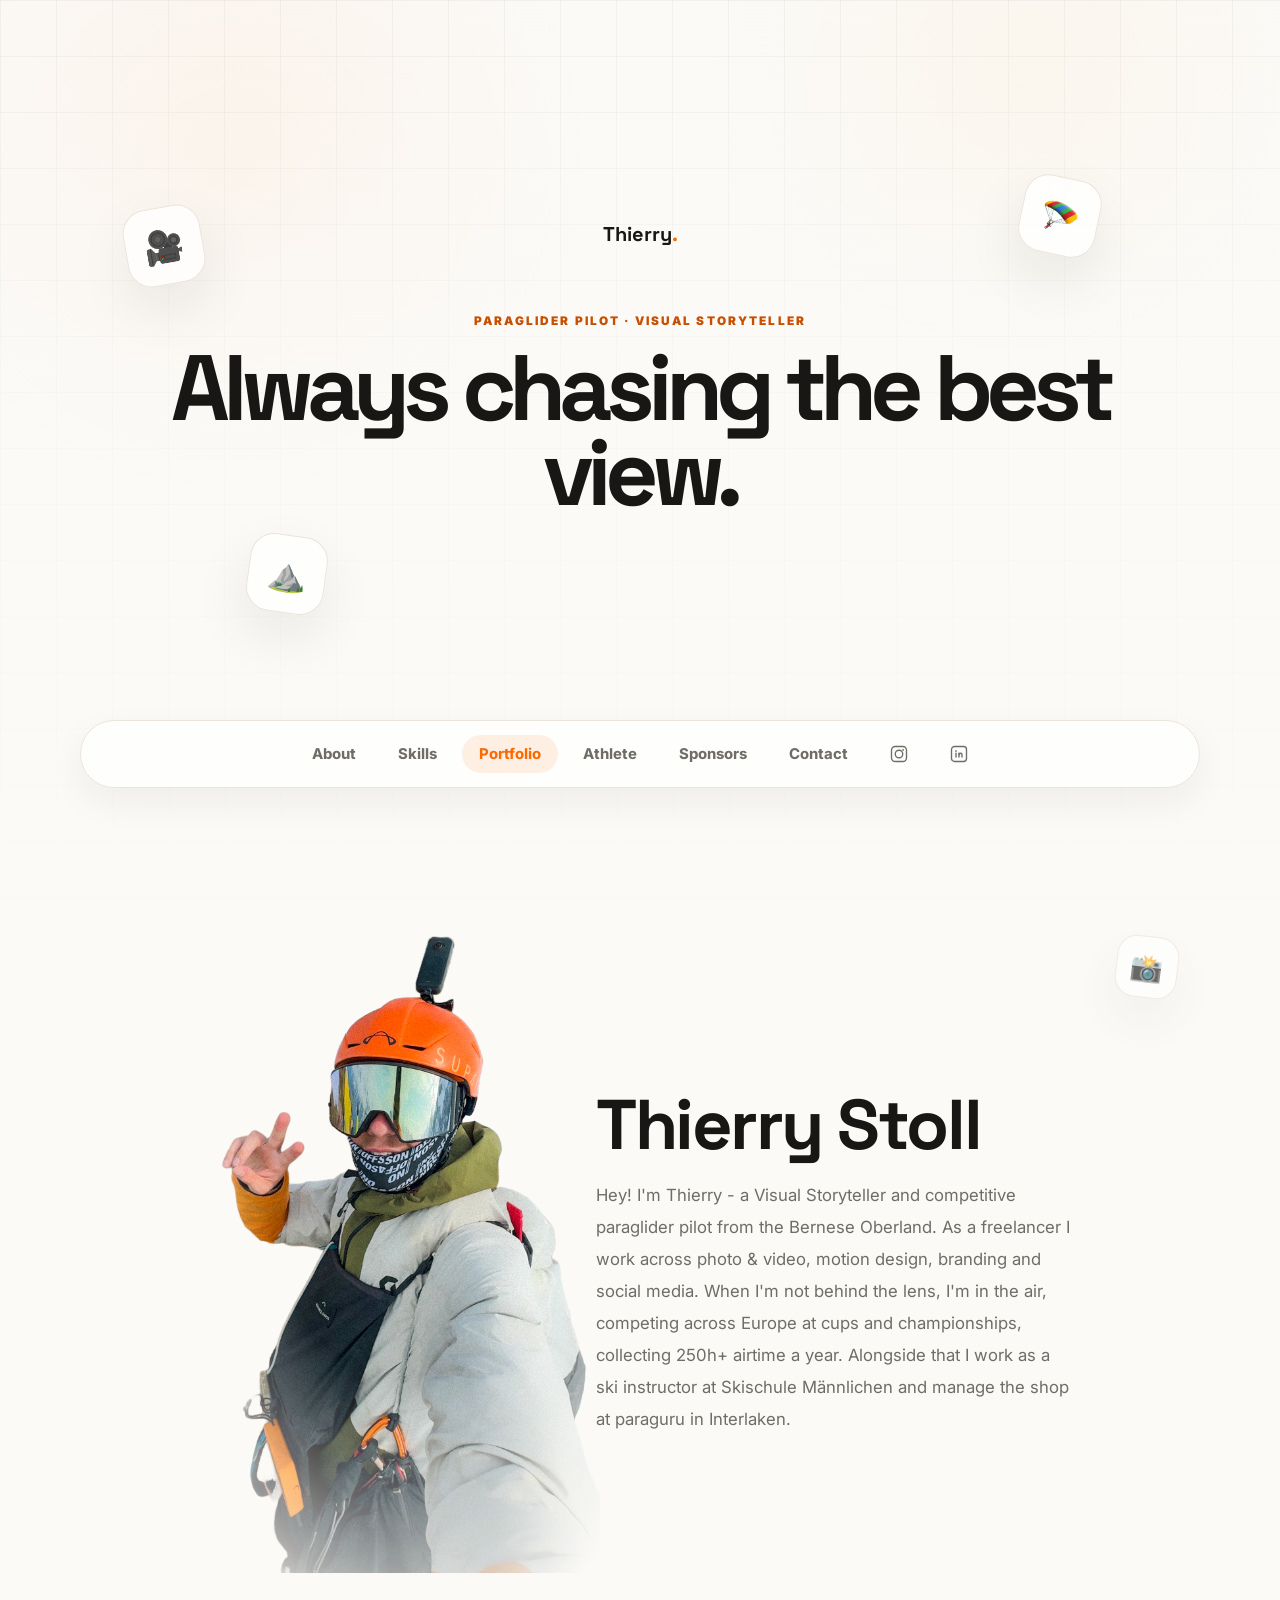
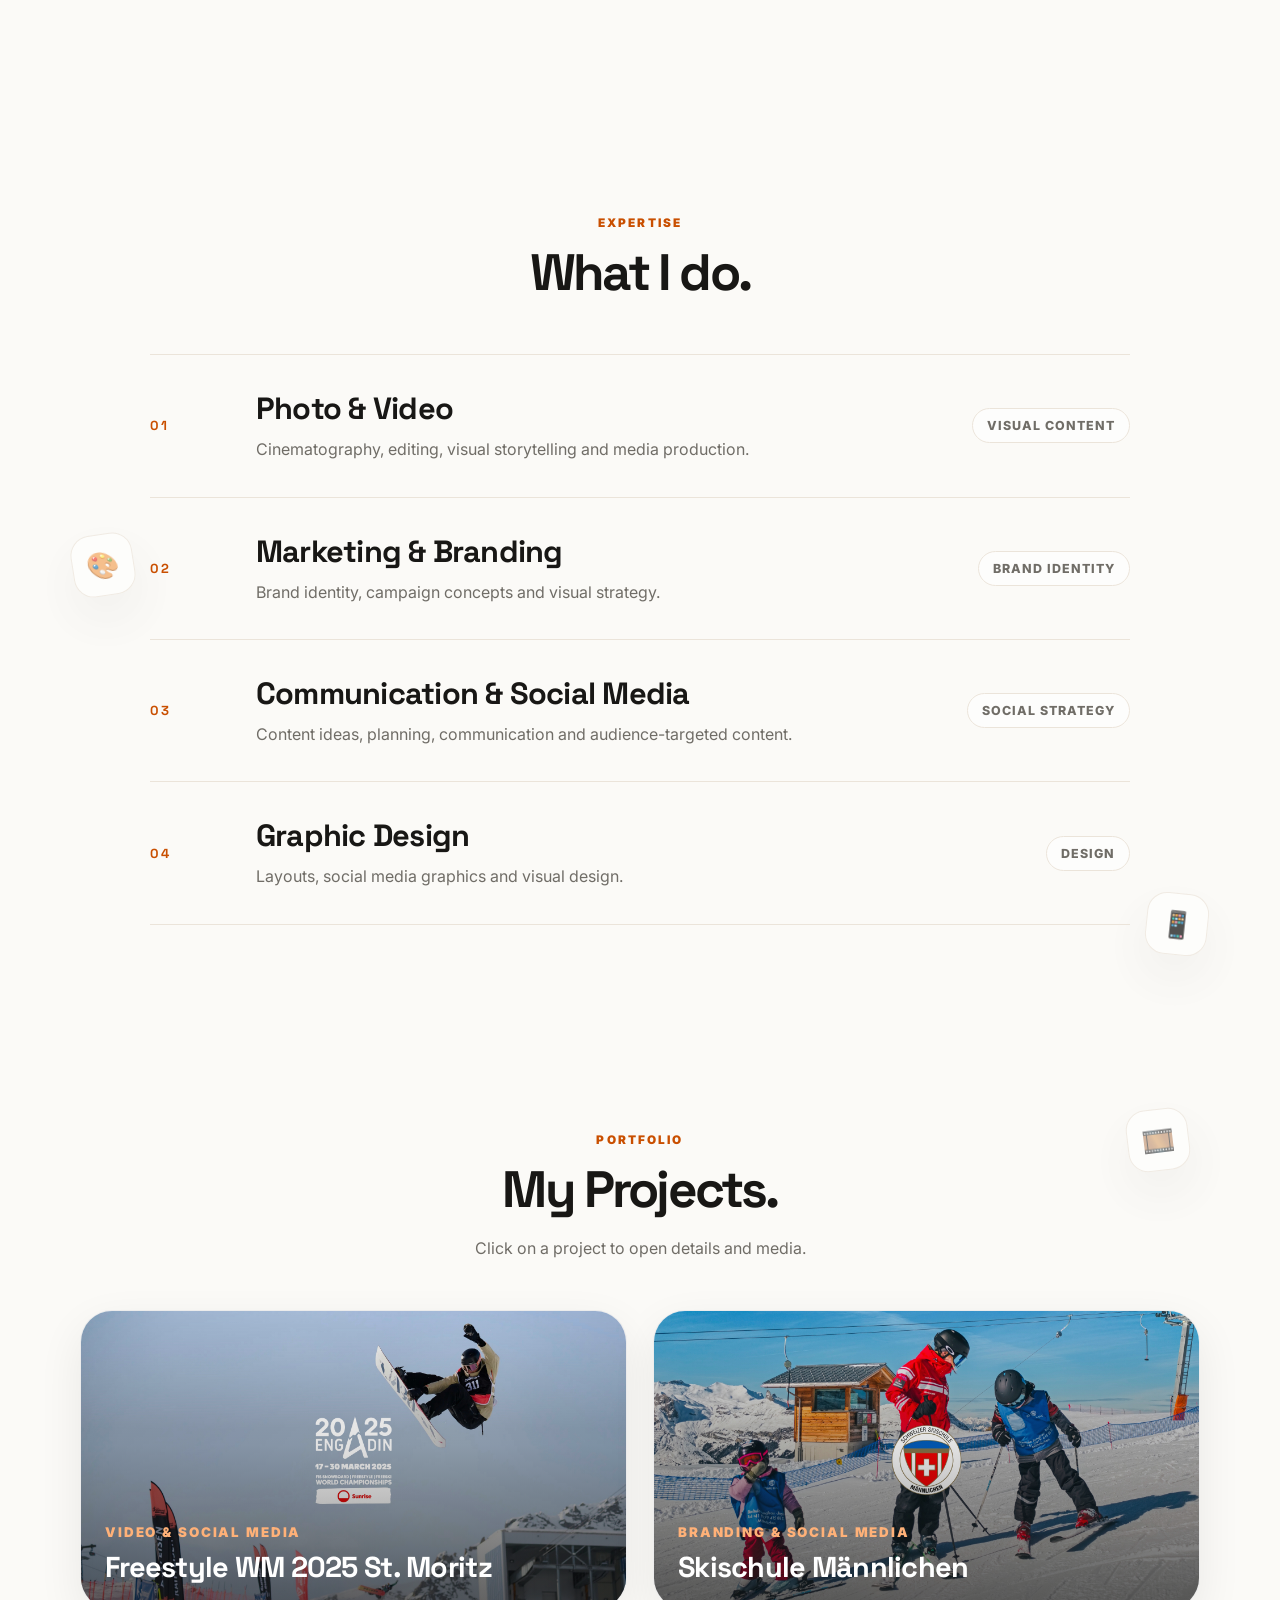
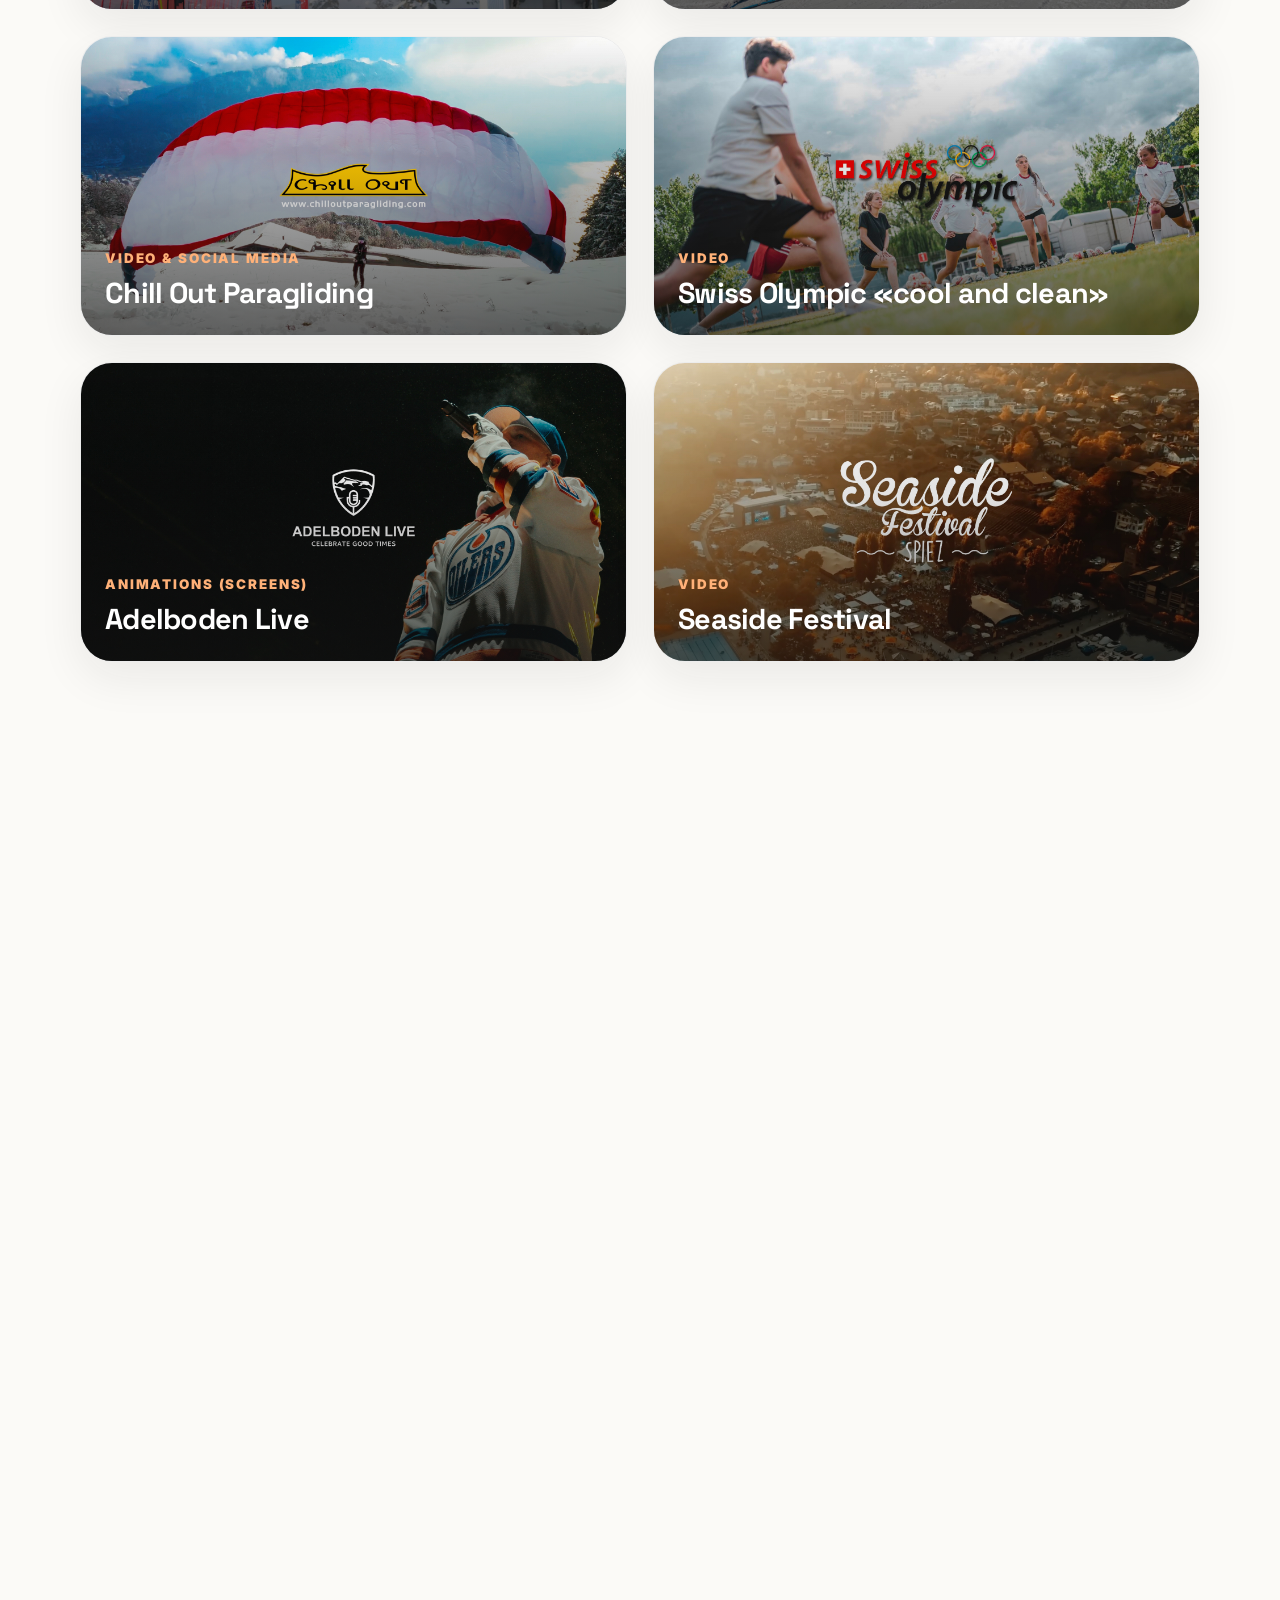
<file: index.html>
<!DOCTYPE html>
<html lang="en">
<head>
  <meta charset="UTF-8" />
  <meta name="viewport" content="width=device-width, initial-scale=1.0" />
  <title>Thierry Stoll – Visual Storyteller & Paraglider Pilot</title>
  <meta name="description" content="Thierry Stoll – Visual Storyteller and competitive paraglider pilot from the Bernese Oberland. Freelance photo & video, motion design, branding and social media. World Champion paragliding 2026.">
  <meta name="author" content="Thierry Stoll">
  <meta name="robots" content="index, follow">

  <!-- Open Graph -->
  <meta property="og:type" content="website">
  <meta property="og:url" content="https://thierrystoll.com">
  <meta property="og:title" content="Thierry Stoll – Visual Storyteller & Paraglider Pilot">
  <meta property="og:description" content="Freelance Visual Storyteller and competitive paraglider pilot from the Bernese Oberland. Photo & video, motion design, branding and social media.">
  <meta property="og:image" content="https://thierrystoll.com/assets/PORTRAIT_THIERRY.png">

  <!-- Twitter Card -->
  <meta name="twitter:card" content="summary_large_image">
  <meta name="twitter:title" content="Thierry Stoll – Visual Storyteller & Paraglider Pilot">
  <meta name="twitter:description" content="Freelance Visual Storyteller and competitive paraglider pilot from the Bernese Oberland.">
  <meta name="twitter:image" content="https://thierrystoll.com/assets/PORTRAIT_THIERRY.png">

  <link rel="canonical" href="https://thierrystoll.com">

  <link rel="icon" type="image/svg+xml" href="assets/favicon.svg">
  <link rel="preconnect" href="https://fonts.googleapis.com">
  <link rel="preconnect" href="https://fonts.gstatic.com" crossorigin>
  <link href="https://fonts.googleapis.com/css2?family=Inter:wght@400;500;700;800&family=Space+Grotesk:wght@500;700&display=swap" rel="stylesheet">
  <link rel="stylesheet" href="style.css" />
</head>
<body>
  <div id="preloader" aria-hidden="true">
    <span class="preloader-logo">T<span>.</span></span>
  </div>

  <button id="scrollTopBtn" aria-label="Back to top" title="Back to top">↑</button>

  <div class="motion-bg" aria-hidden="true"></div>

  <main>
    <section id="hero" class="hero section">
      <div class="hero-stickers" aria-hidden="true">
        <span class="sticker sticker-camera">🎥</span>
        <span class="sticker sticker-spark">🪂</span>
        <span class="sticker sticker-palette">⛰️</span>
        
      </div>

      <a class="logo hero-logo reveal" href="#hero">Thierry<span>.</span></a>

      <div class="hero-content reveal delay-1">
        <p class="eyebrow">Paraglider Pilot · Visual Storyteller</p>
        <h1>Always chasing the best view.</h1>
      </div>
    </section>

    <nav class="page-nav reveal" aria-label="Page navigation">
      <a href="#about">About</a>
      <a href="#skills">Skills</a>
      <a href="#portfolio">Portfolio</a>
      <a href="#fliegen">Athlete</a>
      <a href="#sponsors">Sponsors</a>
      <a href="#contact">Contact</a>
      <a href="https://www.instagram.com/thierry_st0ll/" target="_blank" rel="noopener" aria-label="Instagram" class="nav-icon-link">
        <svg viewBox="0 0 24 24" fill="none" stroke="currentColor" stroke-width="1.8" stroke-linecap="round" stroke-linejoin="round" width="18" height="18" aria-hidden="true">
          <rect x="2" y="2" width="20" height="20" rx="5"/>
          <circle cx="12" cy="12" r="5"/>
          <circle cx="17.5" cy="6.5" r="1.2" fill="currentColor" stroke="none"/>
        </svg>
      </a>
      <a href="https://www.linkedin.com/in/thierry-stoll/" target="_blank" rel="noopener" aria-label="LinkedIn" class="nav-icon-link">
        <svg viewBox="0 0 24 24" fill="none" stroke="currentColor" stroke-width="1.8" stroke-linecap="round" stroke-linejoin="round" width="18" height="18" aria-hidden="true">
          <rect x="2" y="2" width="20" height="20" rx="4"/>
          <line x1="8" y1="11" x2="8" y2="16"/>
          <line x1="8" y1="7.5" x2="8" y2="8.5"/>
          <line x1="12" y1="16" x2="12" y2="11"/>
          <path d="M12 13a2 2 0 0 1 4 0v3"/>
        </svg>
      </a>
    </nav>


    
<section id="about" class="section about reveal">
<div class="about-layout">
<div class="about-image">
<img src="assets/PORTRAIT_THIERRY.png" alt="Portrait Thierry Stoll">
</div>

<div class="about-content">
  <h2 class="about-name">Thierry Stoll</h2>
  <span class="sticker sticker-sm s-about-cam" aria-hidden="true">📸</span>
  <p class="about-text">
    Hey! I'm Thierry - a Visual Storyteller and competitive paraglider pilot from the Bernese Oberland. As a freelancer I work across photo &amp; video, motion design, branding and social media. When I'm not behind the lens, I'm in the air, competing across Europe at cups and championships, collecting 250h+ airtime a year. Alongside that I work as a ski instructor at Skischule Männlichen and manage the shop at paraguru in Interlaken.
  </p>
</div>
</div>
</section>

    <section id="skills" class="section reveal">
      <div class="section-stickers" aria-hidden="true">
        <span class="sticker sticker-sm s-skills-l">🎨</span>
        <span class="sticker sticker-sm s-skills-r">📱</span>
      </div>
      <div class="section-title skills-title">
        <p class="eyebrow">Expertise</p>
        <h2>What I do.</h2>
      </div>

      <div class="skills-list">
        <article class="skill-row">
          <div class="skill-number">01</div>
          <div class="skill-main">
            <h3>Photo & Video</h3>
            <p>Cinematography, editing, visual storytelling and media production.</p>
          </div>
          <div class="skill-tag">Visual Content</div>
        </article>

        <article class="skill-row">
          <div class="skill-number">02</div>
          <div class="skill-main">
            <h3>Marketing & Branding</h3>
            <p>Brand identity, campaign concepts and visual strategy.</p>
          </div>
          <div class="skill-tag">Brand Identity</div>
        </article>

        <article class="skill-row">
          <div class="skill-number">03</div>
          <div class="skill-main">
            <h3>Communication & Social Media</h3>
            <p>Content ideas, planning, communication and audience-targeted content.</p>
          </div>
          <div class="skill-tag">Social Strategy</div>
        </article>

        <article class="skill-row">
          <div class="skill-number">04</div>
          <div class="skill-main">
            <h3>Graphic Design</h3>
            <p>Layouts, social media graphics and visual design.</p>
          </div>
          <div class="skill-tag">Design</div>
        </article>
      </div>

    </section>


    <section id="portfolio" class="section reveal">
      <div class="section-stickers" aria-hidden="true">
        <span class="sticker sticker-sm s-portfolio">🎞️</span>
      </div>
      <div class="section-title portfolio-header">
        <div>
          <p class="eyebrow">Portfolio</p>
          <h2>My Projects.</h2>
        </div>
        <p class="section-note">Click on a project to open details and media.</p>
      </div>

      <div class="portfolio-grid" id="portfolioGrid"></div>
    </section>

    <section id="fliegen" class="section reveal">
      <div class="section-stickers" aria-hidden="true">
        <span class="sticker sticker-sm s-fliegen">🪂</span>
      </div>
      <div class="section-title">
        <p class="eyebrow">Athlete</p>
        <h2>Competition Paragliding.</h2>
      </div>

      <div class="results-container">
        <div class="results-year-block">
          <p class="results-year-num">2026</p>
          <div class="results-list">
            <div class="result-row result-wc">
              <span class="result-rank result-rank--gold">1.</span>
              <div class="result-main">
                <strong>Nations Junior World Championship</strong>
                <span>Krushevo · Juniors</span>
              </div>
              <span class="result-tag result-tag--gold">🏆 World Champion</span>
            </div>
            <div class="result-row">
              <span class="result-rank result-rank--gold">1.</span>
              <div class="result-main">
                <strong>Swiss Cup Flex Final 2026</strong>
                <span>1. Juniors &amp; 5. Overall</span>
              </div>
              <span class="result-tag result-tag--gold">🥇 Win</span>
            </div>
            <div class="result-row">
              <span class="result-rank result-rank--gold">1.</span>
              <div class="result-main">
                <strong>Swiss Cup Flex 3 2026</strong>
                <span>1. Junior/Sportsclass &amp; 4. Overall</span>
              </div>
              <span class="result-tag result-tag--gold">🥇 Win</span>
            </div>
            <div class="result-row">
              <span class="result-rank result-rank--silver">2.</span>
              <div class="result-main">
                <strong>Disentis Open 2026</strong>
                <span>2. Juniors</span>
              </div>
              <span class="result-tag">🥈 Podium</span>
            </div>
            <div class="result-row">
              <span class="result-rank result-rank--silver">2.</span>
              <div class="result-main">
                <strong>Swiss Cup Ticino 2026</strong>
                <span>2. Juniors</span>
              </div>
              <span class="result-tag">🥈 Podium</span>
            </div>
            <div class="result-row">
              <span class="result-rank result-rank--bronze">3.</span>
              <div class="result-main">
                <strong>Swiss Championship 2026</strong>
                <span>3. Juniors</span>
              </div>
              <span class="result-tag">🥉 Podium</span>
            </div>
          </div>
        </div>

        <div class="results-year-block">
          <p class="results-year-num">2025</p>
          <div class="results-list">
            <div class="result-row">
              <span class="result-rank result-rank--gold">1.</span>
              <div class="result-main">
                <strong>Swiss Cup Disentis 2025</strong>
                <span>1. Juniors &amp; 13. Overall</span>
              </div>
              <span class="result-tag result-tag--gold">🥇 Win</span>
            </div>
            <div class="result-row">
              <span class="result-rank">7.</span>
              <div class="result-main">
                <strong>Swiss Open 2025</strong>
                <span>7. Sportclass</span>
              </div>
            </div>
          </div>
        </div>
      </div>

    </section>

    <section id="sponsors" class="section sponsors-section reveal">
      <div class="section-title">
        <p class="eyebrow">Sponsors</p>
        <h2>My Sponsors.</h2>
      </div>
      <div class="sponsors-slider-wrap">
        <div class="sponsors-track">
          <a href="https://www.advance.ch" class="sponsor-link" target="_blank" rel="noopener" aria-label="ADVANCE Paragliders">
            <img src="assets/SPONSOREN/ADVANCE.svg" alt="ADVANCE Paragliders">
          </a>
          <a href="https://chilloutparagliding.com/" class="sponsor-link" target="_blank" rel="noopener" aria-label="Chill Out Paragliding">
            <img src="assets/SPONSOREN/chillout-logo-positive.png" alt="Chill Out Paragliding">
          </a>
          <a href="https://www.paraguru.ch" class="sponsor-link" target="_blank" rel="noopener" aria-label="paraguru">
            <img src="assets/SPONSOREN/Logo_paraguru_full.svg" alt="paraguru">
          </a>
          <a href="https://www.lowa.com" class="sponsor-link" target="_blank" rel="noopener" aria-label="LOWA Outdoors">
            <img src="assets/SPONSOREN/Lowa.svg" alt="LOWA Outdoors">
          </a>
          <a href="https://www.scott-sports.com" class="sponsor-link" target="_blank" rel="noopener" aria-label="Scott Sports">
            <img src="assets/SPONSOREN/Scott.svg" alt="Scott Sports">
          </a>
          <a href="https://nooffseason.club/" class="sponsor-link" target="_blank" rel="noopener" aria-label="NO OFFSEASON">
            <img src="assets/SPONSOREN/nooffseason.svg" alt="NO OFFSEASON">
          </a>
          <a href="https://www.swissleague.ch/" class="sponsor-link" target="_blank" rel="noopener" aria-label="Swiss League">
            <img src="assets/SPONSOREN/Swissleague Logo.png" alt="Swiss League">
          </a>
          <!-- duplicate set for seamless loop -->
          <a href="https://www.advance.ch" class="sponsor-link" target="_blank" rel="noopener" aria-hidden="true" tabindex="-1">
            <img src="assets/SPONSOREN/ADVANCE.svg" alt="">
          </a>
          <a href="https://chilloutparagliding.com/" class="sponsor-link" target="_blank" rel="noopener" aria-hidden="true" tabindex="-1">
            <img src="assets/SPONSOREN/chillout-logo-positive.png" alt="">
          </a>
          <a href="https://www.paraguru.ch" class="sponsor-link" target="_blank" rel="noopener" aria-hidden="true" tabindex="-1">
            <img src="assets/SPONSOREN/Logo_paraguru_full.svg" alt="">
          </a>
          <a href="https://www.lowa.com" class="sponsor-link" target="_blank" rel="noopener" aria-hidden="true" tabindex="-1">
            <img src="assets/SPONSOREN/Lowa.svg" alt="">
          </a>
          <a href="https://www.scott-sports.com" class="sponsor-link" target="_blank" rel="noopener" aria-hidden="true" tabindex="-1">
            <img src="assets/SPONSOREN/Scott.svg" alt="">
          </a>
          <a href="https://nooffseason.club/" class="sponsor-link" target="_blank" rel="noopener" aria-hidden="true" tabindex="-1">
            <img src="assets/SPONSOREN/nooffseason.svg" alt="">
          </a>
          <a href="https://www.swissleague.ch/" class="sponsor-link" target="_blank" rel="noopener" aria-hidden="true" tabindex="-1">
            <img src="assets/SPONSOREN/Swissleague Logo.png" alt="">
          </a>
        </div>
      </div>
    </section>

    <section class="section stats reveal">
      <div class="section-title">
        <p class="eyebrow">At a Glance</p>
        <h2>Numbers & Facts.</h2>
      </div>
      <div class="stats-grid">
        <div class="stat-card">
          <span class="stat-number" id="statMediaDesign">4</span>
          <span class="stat-label">Years Content Creation</span>
        </div>
        <div class="stat-card">
          <span class="stat-number" data-count="250" data-suffix="" data-suffix-final="h+">250h+</span>
          <span class="stat-label">Airtime / Year</span>
        </div>
        <div class="stat-card">
          <span class="stat-number" id="statGleitschirm">4½</span>
          <span class="stat-label">Years Paragliding</span>
        </div>
        <div class="stat-card">
          <span class="stat-number stat-infinity">∞</span>
          <span class="stat-label">Passion</span>
        </div>
      </div>
    </section>

    <section id="contact" class="section contact reveal">
      <div class="section-stickers" aria-hidden="true">
        <span class="sticker sticker-sm s-contact">✉️</span>
      </div>
      <div class="section-title">
        <p class="eyebrow">Contact</p>
        <h2>Get in touch.</h2>
      </div>
      <form class="contact-form" name="contact" method="POST" data-netlify="true" netlify-honeypot="bot-field">
        <input type="hidden" name="form-name" value="contact">
        <p hidden><input name="bot-field"></p>
        <div class="contact-form-row">
          <input type="text" name="name" placeholder="Your name" required>
          <input type="email" name="email" placeholder="Your email" required>
        </div>
        <textarea name="message" placeholder="Your message" rows="5" required></textarea>
        <button type="submit" class="btn contact-form-btn">Send message →</button>
      </form>
    </section>
  </main>

  <div class="modal" id="projectModal" aria-hidden="true">
    <div class="modal-backdrop" data-close-modal></div>
    <article class="modal-content" role="dialog" aria-modal="true" aria-labelledby="modalTitle">
      <button class="modal-close" data-close-modal aria-label="Close project">×</button>
      <div class="modal-media" id="modalMedia"></div>
      <div class="modal-body">
        <p class="eyebrow" id="modalCategory"></p>
        <h2 id="modalTitle"></h2>
        <p id="modalDescription"></p>
        <div class="modal-details"></div>
      </div>
    </article>
  </div>

  <script src="script.js"></script>
</body>
</html>
</file>
<file: style.css>
:root {
  --bg: #fbfaf7;
  --paper: rgba(255, 255, 255, 0.78);
  --card: #ffffff;
  --text: #181715;
  --muted: #706d67;
  --line: #ebe4da;
  --orange: #ff6a00;
  --orange-dark: #c94f00;
  --orange-soft: rgba(255, 106, 0, 0.10);
  --shadow: 0 22px 55px rgba(31, 27, 22, 0.08);
  --max: 1120px;
}

* { box-sizing: border-box; }
html { scroll-behavior: smooth; }
body {
  margin: 0;
  font-family: 'Inter', system-ui, sans-serif;
  background: var(--bg);
  color: var(--text);
  overflow-x: hidden;
}
a { color: inherit; text-decoration: none; }
button { font: inherit; }

.motion-bg {
  position: fixed;
  inset: 0;
  z-index: -2;
  background:
    radial-gradient(circle at 18% 18%, rgba(255, 106, 0, 0.10), transparent 28%),
    radial-gradient(circle at 80% 10%, rgba(255, 184, 92, 0.12), transparent 24%),
    linear-gradient(rgba(24, 23, 21, 0.07) 1px, transparent 1px),
    linear-gradient(90deg, rgba(24, 23, 21, 0.07) 1px, transparent 1px),
    #fbfaf7;
  background-size: auto, auto, 56px 56px, 56px 56px, auto;
  animation: gridMove 24s linear infinite;
}
.motion-bg::after {
  content: "";
  position: absolute;
  inset: 0;
  background: linear-gradient(180deg, rgba(251,250,247,.42), rgba(251,250,247,.78) 42%, rgba(251,250,247,.93));
}
@keyframes gridMove {
  to { background-position: 0 0, 0 0, 56px 56px, 56px 56px, 0 0; }
}
.section {
  position: relative;
  width: min(var(--max), calc(100% - 44px));
  margin-inline: auto;
  padding: 104px 0;
}

.hero {
  min-height: 82vh;
  display: flex;
  flex-direction: column;
  align-items: center;
  justify-content: center;
  text-align: center;
  padding-top: 72px;
  padding-bottom: 70px;
}
.logo {
  font-family: 'Space Grotesk', sans-serif;
  font-size: 1.25rem;
  font-weight: 700;
  line-height: 1;
}
.logo span { color: var(--orange); }
.hero-logo { margin-bottom: 70px; }
.hero-content { max-width: 980px; }
.eyebrow {
  color: var(--orange-dark);
  text-transform: uppercase;
  letter-spacing: .18em;
  font-size: .74rem;
  font-weight: 900;
  margin: 0 0 18px;
}
h1, h2, h3 {
  font-family: 'Space Grotesk', sans-serif;
  margin: 0;
}
h1 {
  font-size: clamp(3.25rem, 8.2vw, 5.8rem);
  line-height: .92;
  letter-spacing: -0.075em;
}
h2 {
  font-size: clamp(2rem, 4vw, 4.4rem);
  line-height: .98;
  letter-spacing: -0.055em;
  text-wrap: balance;
}
h3 { letter-spacing: -0.025em; }

.hero-stickers { position: absolute; inset: 0; pointer-events: none; }
.sticker {
  position: absolute;
  display: grid;
  place-items: center;
  width: 78px;
  height: 78px;
  border-radius: 24px;
  background: rgba(255,255,255,.78);
  border: 1px solid var(--line);
  box-shadow: var(--shadow);
  font-size: 2rem;
  transform: rotate(var(--r));
  animation: float 7s ease-in-out infinite;
}
.sticker-camera { --r: -10deg; left: 4%; top: 28%; }
.sticker-spark { --r: 12deg; right: 9%; top: 24%; animation-delay: -1.3s; }
.sticker-palette { --r: 8deg; left: 15%; bottom: 17%; animation-delay: -2.4s; }
.sticker-bolt { --r: -7deg; right: 18%; bottom: 22%; animation-delay: -3.2s; }
@keyframes float {
  50% { transform: translateY(-14px) rotate(var(--r)); }
}

.page-nav {
  width: min(var(--max), calc(100% - 44px));
  margin: -18px auto 42px;
  padding: 14px;
  display: flex;
  justify-content: center;
  gap: 8px;
  flex-wrap: wrap;
  border: 1px solid var(--line);
  border-radius: 999px;
  background: rgba(255,255,255,.74);
  backdrop-filter: blur(18px);
  box-shadow: 0 14px 36px rgba(31, 27, 22, 0.06);
  position: sticky;
  top: 16px;
  z-index: 100;
}
.page-nav a {
  color: var(--muted);
  padding: 10px 17px;
  border-radius: 999px;
  font-size: .93rem;
  font-weight: 750;
  transition: background .2s ease, color .2s ease, transform .2s ease;
}
.page-nav a:hover {
  color: var(--text);
  background: var(--orange-soft);
  transform: translateY(-1px);
}
.page-nav a.active {
  color: var(--orange);
  background: var(--orange-soft);
}
.nav-icon-link {
  display: flex;
  align-items: center;
  justify-content: center;
  padding: 10px 12px;
}

.section-title {
  max-width: 820px;
  margin: 0 auto 48px;
  text-align: center;
}
.section-note {
  margin: 20px auto 0;
  max-width: 420px;
  color: var(--muted);
  line-height: 1.7;
}
.about-grid {
  display: grid;
  grid-template-columns: 1fr;
  gap: 22px;
  max-width: 840px;
  margin: 0 auto;
  color: var(--muted);
  font-size: 1.08rem;
  line-height: 1.85;
  text-align: left;
}
.quick-facts {
  display: grid;
  grid-template-columns: repeat(3, 1fr);
  gap: 14px;
}

.quick-facts div,
.skill-card,
.process-line div,
.timeline-item {
  text-align: left;
}

.quick-facts div, .skill-card, .process-line div, .timeline-item {
  background: var(--paper);
  border: 1px solid var(--line);
  border-radius: 28px;
  box-shadow: 0 16px 45px rgba(31, 27, 22, 0.055);
}
.quick-facts div {
  padding: 20px;
  display: grid;
  gap: 9px;
}
.quick-facts strong, .process-line strong, .year { color: var(--orange-dark); }

.skills-grid, .portfolio-grid {
  display: grid;
  grid-template-columns: repeat(2, minmax(0, 1fr));
  gap: 26px;
}
.skill-card {
  padding: 34px;
  min-height: 210px;
  transition: transform .25s ease, border-color .25s ease, background .25s ease;
}
.skill-card:hover { transform: translateY(-5px); border-color: rgba(255,106,0,.35); background: #fff; }
.skill-card h3 { font-size: 1.65rem; margin-bottom: 16px; }
.skill-card p { color: var(--muted); line-height: 1.8; margin: 0; }

.project-card {
  position: relative;
  min-height: 300px;
  border-radius: 32px;
  overflow: hidden;
  border: 1px solid rgba(24,23,21,.08);
  cursor: pointer;
  background: var(--card);
  text-align: left;
  color: #fff;
  padding: 0;
  box-shadow: 0 16px 45px rgba(31, 27, 22, 0.075);
  transition: transform .28s ease, box-shadow .28s ease;
}
.project-card:hover { transform: translateY(-6px); box-shadow: var(--shadow); }
.project-image {
  position: absolute;
  inset: 0;
  background-size: cover;
  background-position: center;
  transition: transform .45s ease, filter .45s ease;
}
.project-card::after {
  content: "";
  position: absolute;
  inset: 0;
  background: linear-gradient(to top, rgba(18,18,18,.58), rgba(18,18,18,.12) 55%, transparent);
}
.project-card::before {
  content: "Open project →";
  position: absolute;
  top: 18px;
  right: 18px;
  z-index: 2;
  background: rgba(255,255,255,.92);
  color: var(--text);
  border-radius: 999px;
  padding: 9px 13px;
  font-weight: 850;
  font-size: .82rem;
  opacity: 0;
  transform: translateY(-6px);
  transition: opacity .25s ease, transform .25s ease;
}
.project-card:hover::before { opacity: 1; transform: translateY(0); }
.project-card:hover .project-image { transform: scale(1.06); filter: saturate(1.08); }
.project-info {
  position: absolute;
  z-index: 2;
  left: 24px;
  right: 24px;
  bottom: 24px;
}
.project-info small { color: #ffb178; font-weight: 950; letter-spacing: .14em; }
.project-info h3 { margin-top: 8px; font-size: 1.8rem; }

.process-line {
  display: grid;
  grid-template-columns: repeat(5, 1fr);
  gap: 14px;
}
.process-line div {
  padding: 24px 18px;
  display: grid;
  gap: 10px;
  text-align: center;
}
/* ── Warum ADVANCE ─────────────────────────────── */
.why-content {
  max-width: 820px;
  margin: 0 auto;
  text-align: center;
  display: flex;
  flex-direction: column;
  gap: 24px;
}
.why-statement {
  font-family: 'Space Grotesk', sans-serif;
  font-size: clamp(1.2rem, 2.2vw, 1.65rem);
  font-weight: 600;
  line-height: 1.55;
  color: var(--text);
  margin: 0;
  padding: 40px 44px;
  background: var(--paper);
  border: 1px solid var(--line);
  border-radius: 28px;
  box-shadow: 0 16px 45px rgba(31,27,22,.055);
  position: relative;
}
.why-statement::before {
  content: '"';
  position: absolute;
  top: -18px;
  left: 44px;
  font-size: 5rem;
  line-height: 1;
  color: var(--orange);
  font-family: 'Space Grotesk', sans-serif;
}
.why-text {
  font-size: 1.08rem;
  line-height: 1.85;
  color: var(--muted);
  margin: 0;
  max-width: 680px;
  align-self: center;
}

/* Volltext-Motivationsschreiben */
.why-letter {
  text-align: left;
  background: var(--paper);
  border: 1px solid var(--line);
  border-radius: 28px;
  box-shadow: 0 16px 45px rgba(31,27,22,.055);
  padding: 48px 56px;
  max-width: 820px;
  width: 100%;
  align-self: stretch;
  position: relative;
}
.why-letter::before {
  content: '';
  position: absolute;
  top: 0;
  left: 56px;
  right: 56px;
  height: 3px;
  background: linear-gradient(to right, var(--orange), transparent);
  border-radius: 0 0 4px 4px;
}
.why-letter p {
  font-size: 1.04rem;
  line-height: 1.95;
  color: var(--muted);
  margin: 0 0 22px;
}
.why-letter p:last-child { margin-bottom: 0; }
.why-letter-list {
  margin: -8px 0 22px 0;
  padding-left: 1.4em;
  list-style: none;
}
.why-letter-list li {
  font-size: 1.04rem;
  line-height: 1.85;
  color: var(--muted);
  padding-left: 1.2em;
  position: relative;
  margin-bottom: 6px;
}
.why-letter-list li::before {
  content: '→';
  position: absolute;
  left: 0;
  color: var(--orange);
  font-size: .9em;
}
.why-letter-intro {
  font-size: 1.1rem !important;
  color: var(--text) !important;
  font-weight: 500;
}
.why-letter-sign {
  margin-top: 32px !important;
  padding-top: 28px;
  border-top: 1px solid var(--line);
  color: var(--text) !important;
  font-size: .98rem !important;
  line-height: 1.7 !important;
}
.why-letter-sign strong {
  display: block;
  font-family: 'Space Grotesk', sans-serif;
  font-size: 1.08rem;
  letter-spacing: -0.02em;
}

/* PDF-Download-Button */
.why-pdf-btn {
  gap: 10px;
  padding: 16px 28px;
  font-size: .97rem;
  align-self: center;
}
.why-pdf-btn svg {
  width: 18px;
  height: 18px;
  flex-shrink: 0;
}

@media (max-width: 640px) {
  .why-letter { padding: 36px 28px; }
  .why-letter::before { left: 28px; right: 28px; }
}

/* ── Zahlen & Fakten ───────────────────────────── */
.stats-grid {
  display: grid;
  grid-template-columns: repeat(4, 1fr);
  gap: 20px;
  max-width: 1100px;
  margin: 0 auto;
}
.stat-card {
  background: var(--paper);
  border: 1px solid var(--line);
  border-radius: 28px;
  box-shadow: 0 16px 45px rgba(31,27,22,.055);
  padding: 36px 28px;
  display: flex;
  flex-direction: column;
  gap: 10px;
  text-align: center;
  transition: transform .25s ease, border-color .25s ease;
}
.stat-card:hover {
  transform: translateY(-5px);
  border-color: rgba(255,106,0,.35);
}
.stat-number {
  font-family: 'Space Grotesk', sans-serif;
  font-size: clamp(2.8rem, 5vw, 4.2rem);
  font-weight: 800;
  line-height: 1;
  color: var(--orange);
  letter-spacing: -0.04em;
}
.stat-label {
  font-size: .88rem;
  font-weight: 700;
  color: var(--muted);
  text-transform: uppercase;
  letter-spacing: .1em;
}

@media (max-width: 820px) {
  .stats-grid { grid-template-columns: repeat(2, 1fr); }
}
@media (max-width: 480px) {
  .stats-grid { grid-template-columns: 1fr 1fr; }
}

/* ── Timeline: Linie hinter grossen Boxen ─────── */
.timeline {
  position: relative;
  display: flex;
  flex-direction: column;
  gap: 16px;
  max-width: 900px;
  margin: 0 auto;
}

/* Vertikale Linie — hinter den Cards */
.timeline::before {
  content: '';
  position: absolute;
  left: 52px;
  top: 0;
  bottom: 0;
  width: 2px;
  background: linear-gradient(to bottom, transparent, var(--line) 3%, var(--line) 97%, transparent);
  z-index: 0;
}

/* Grosse Card — Punkt + Jahr + Inhalt in einer Box */
.timeline-item {
  position: relative;
  z-index: 1;
  display: flex !important;
  flex-direction: column !important;
  background: var(--paper) !important;
  border: 1px solid var(--line) !important;
  border-radius: 26px !important;
  box-shadow: 0 14px 40px rgba(31,27,22,.07) !important;
  padding: 26px 32px 28px 80px !important;
  overflow: hidden !important;
  transition: transform .25s ease, box-shadow .25s ease, border-color .25s ease !important;
}
.timeline-item:hover {
  transform: translateY(-4px) !important;
  border-color: rgba(255,106,0,.3) !important;
  box-shadow: 0 26px 58px rgba(31,27,22,.11) !important;
}

/* Oranger Punkt — links, auf der Linie */
.timeline-item::before {
  content: '' !important;
  display: block !important;
  position: absolute !important;
  left: 36px !important;
  top: 26px !important;
  width: 16px !important;
  height: 16px !important;
  border-radius: 50% !important;
  background: var(--orange) !important;
  border: 3px solid #fff !important;
  box-shadow: 0 0 0 2px var(--orange) !important;
  z-index: 3 !important;
}

/* Jahreszahl — rechts vom Punkt, vor dem Text */
.year {
  display: block;
  font-family: 'Space Grotesk', sans-serif;
  font-size: 1rem;
  font-weight: 800;
  color: var(--orange);
  letter-spacing: -0.02em;
  line-height: 1;
  margin-bottom: 14px;
}

/* Inhalt */
.timeline-card {
  padding: 0;
  background: none;
  border: none;
  box-shadow: none;
  border-radius: 0;
}

/* Highlight-Eintrag (ADVANCE) */
.timeline-item--highlight {
  border-color: rgba(255,106,0,.35) !important;
  background: linear-gradient(135deg, rgba(255,106,0,.06), var(--paper)) !important;
}
.timeline-item--highlight::before {
  background: var(--orange) !important;
  box-shadow: 0 0 0 3px rgba(255,106,0,.25) !important;
  width: 20px !important;
  height: 20px !important;
  left: 34px !important;
}
.timeline-item--highlight .year {
  font-size: 1.1rem;
}
.timeline-item--highlight h3 {
  font-size: 1.35rem;
  color: var(--orange);
}

@media (max-width: 600px) {
  .timeline::before { display: none; }
  .timeline-item {
    padding: 22px 24px 24px 24px !important;
  }
  .timeline-item::before { display: none !important; }
}

.timeline-tag {
  display: inline-block;
  padding: 4px 12px;
  background: var(--orange-soft);
  color: var(--orange-dark);
  border-radius: 999px;
  font-size: .70rem;
  font-weight: 900;
  letter-spacing: .09em;
  text-transform: uppercase;
  margin-bottom: 12px;
}
.timeline-card h3 {
  font-size: 1.2rem;
  margin: 0 0 10px;
}
.timeline-card p {
  color: var(--muted);
  line-height: 1.75;
  margin: 0;
  font-size: .95rem;
}

.timeline-cta {
  display: flex;
  flex-wrap: wrap;
  justify-content: center;
  gap: 14px;
  margin-top: 36px;
}
.btn {
  display: inline-flex;
  align-items: center;
  justify-content: center;
  border-radius: 999px;
  padding: 14px 22px;
  font-weight: 850;
  border: 1px solid var(--line);
  transition: transform .25s ease, background .25s ease, border-color .25s ease, box-shadow .25s ease;
}
.btn:hover { transform: translateY(-3px); box-shadow: 0 14px 36px rgba(31, 27, 22, 0.07); }
.primary { background: var(--orange); color: #fff; border-color: var(--orange); }
.secondary { background: rgba(255,255,255,.72); color: var(--text); }

/* ── Preloader ─────────────────────────────────── */
#preloader {
  position: fixed;
  inset: 0;
  z-index: 9999;
  background: var(--bg);
  display: flex;
  align-items: center;
  justify-content: center;
  transition: opacity .5s ease, visibility .5s ease;
}
#preloader.hidden {
  opacity: 0;
  visibility: hidden;
}
.preloader-logo {
  font-family: 'Space Grotesk', sans-serif;
  font-size: 2.8rem;
  font-weight: 700;
  color: var(--text);
  animation: preloaderPulse 1s ease-in-out infinite alternate;
}
.preloader-logo span {
  color: var(--orange);
}
@keyframes preloaderPulse {
  from { opacity: .3; transform: scale(.95); }
  to   { opacity: 1;  transform: scale(1);   }
}

/* ── Scroll-to-top Button ──────────────────────── */
#scrollTopBtn {
  position: fixed;
  bottom: 32px;
  right: 32px;
  z-index: 500;
  width: 48px;
  height: 48px;
  border-radius: 50%;
  border: 1px solid var(--line);
  background: rgba(255,255,255,.85);
  backdrop-filter: blur(12px);
  box-shadow: 0 8px 24px rgba(31,27,22,.10);
  color: var(--text);
  font-size: 1.1rem;
  cursor: pointer;
  opacity: 0;
  visibility: hidden;
  transform: translateY(12px);
  transition: opacity .3s ease, visibility .3s ease, transform .3s ease, background .2s ease;
}
#scrollTopBtn.visible {
  opacity: 1;
  visibility: visible;
  transform: translateY(0);
}
#scrollTopBtn:hover {
  background: var(--orange-soft);
  border-color: rgba(255,106,0,.28);
}

/* ── Contact ───────────────────────────────────── */
.contact {
  text-align: center;
  padding-bottom: 120px;
}

/* Referenzen */
.references {
  text-align: center;
  padding-bottom: 120px;
}
.references-grid {
  display: flex;
  justify-content: center;
  gap: 24px;
  flex-wrap: wrap;
  margin-top: 8px;
}
.reference-card {
  display: flex;
  align-items: center;
  gap: 20px;
  background: var(--paper);
  border: 1px solid var(--line);
  border-radius: 22px;
  padding: 28px 36px;
  box-shadow: 0 8px 28px rgba(31,27,22,.05);
  min-width: 280px;
  text-align: left;
  transition: box-shadow .25s ease, transform .25s ease;
}
.reference-card:hover {
  box-shadow: 0 16px 44px rgba(31,27,22,.10);
  transform: translateY(-3px);
}
.reference-avatar {
  width: 56px;
  height: 56px;
  border-radius: 50%;
  background: linear-gradient(135deg, var(--orange), var(--orange-dark));
  color: #fff;
  font-family: 'Space Grotesk', sans-serif;
  font-weight: 700;
  font-size: 1.1rem;
  display: flex;
  align-items: center;
  justify-content: center;
  flex-shrink: 0;
  letter-spacing: .02em;
}
.reference-info h3 {
  font-size: 1.1rem;
  margin: 0 0 4px;
}
.reference-role {
  font-size: .92rem;
  color: var(--muted);
  margin: 0 0 6px;
  line-height: 1.5;
}
.reference-phone {
  font-size: .92rem;
  color: var(--orange);
  text-decoration: none;
  font-weight: 500;
}
.reference-phone:hover {
  text-decoration: underline;
}

.contact-form {
  max-width: 640px;
  margin: 40px auto 0;
  display: flex;
  flex-direction: column;
  gap: 16px;
  text-align: left;
}
.contact-form-row {
  display: grid;
  grid-template-columns: 1fr 1fr;
  gap: 16px;
}
.contact-form input,
.contact-form textarea {
  width: 100%;
  padding: 14px 18px;
  background: var(--paper);
  border: 1px solid var(--line);
  border-radius: 16px;
  font: inherit;
  font-size: .95rem;
  color: var(--text);
  outline: none;
  transition: border-color .2s ease, box-shadow .2s ease;
  box-sizing: border-box;
}
.contact-form input::placeholder,
.contact-form textarea::placeholder {
  color: var(--muted);
}
.contact-form input:focus,
.contact-form textarea:focus {
  border-color: rgba(255,106,0,.45);
  box-shadow: 0 0 0 3px rgba(255,106,0,.10);
}
.contact-form textarea {
  resize: vertical;
  min-height: 140px;
}
.contact-form-btn {
  align-self: flex-start;
  margin-top: 4px;
}
.contact-success {
  padding: 32px;
  background: var(--orange-soft);
  border: 1px solid rgba(255,106,0,.2);
  border-radius: 20px;
  text-align: center;
}
.contact-success p:last-child {
  color: var(--muted);
  margin: 8px 0 0;
}

@media (max-width: 560px) {
  .contact-form-row { grid-template-columns: 1fr; }
  .contact-form-btn { width: 100%; text-align: center; }
}

.modal { position: fixed; inset: 0; z-index: 100; display: none; }
.modal.open { display: block; }
.modal-backdrop { position: absolute; inset: 0; background: rgba(23,23,23,.52); backdrop-filter: blur(12px); }
.modal-content {
  position: relative;
  width: min(1080px, calc(100% - 32px));
  max-height: calc(100vh - 32px);
  overflow: auto;
  margin: 16px auto;
  background: #fff;
  border: 1px solid var(--line);
  border-radius: 30px;
  box-shadow: var(--shadow);
}
.modal-close {
  position: sticky;
  top: 18px;
  float: right;
  margin: 18px;
  width: 44px;
  height: 44px;
  border-radius: 50%;
  border: 1px solid var(--line);
  background: #fff;
  color: var(--text);
  font-size: 1.6rem;
  cursor: pointer;
  z-index: 2;
  box-shadow: 0 14px 36px rgba(31, 27, 22, 0.07);
}
.modal-media { min-height: 420px; background: #f4efe8; }
.modal-media img, .modal-media video { width: 100%; max-height: 560px; object-fit: cover; display: block; }
.modal-body { padding: 36px; }
.modal-body p { color: var(--muted); line-height: 1.8; }
.modal-details { display: grid; grid-template-columns: 1fr 1fr; gap: 16px; margin-top: 28px; }
.modal-details div { background: #fbfaf7; border: 1px solid var(--line); border-radius: 18px; padding: 18px; display: grid; gap: 8px; }
.modal-details strong { color: var(--orange-dark); }
.modal-details span { color: var(--muted); }

.reveal { opacity: 0; transform: translateY(24px); transition: opacity .7s ease, transform .7s ease; }
.reveal.visible { opacity: 1; transform: translateY(0); }
.delay-1 { transition-delay: .12s; }

@media (prefers-reduced-motion: reduce) {
  *, *::before, *::after { animation: none !important; transition: none !important; }
}
@media (max-width: 900px) {
  .section { padding: 72px 0; }
  .hero { min-height: 72vh; }
  .skills-grid, .portfolio-grid { grid-template-columns: 1fr; }
  .quick-facts { grid-template-columns: 1fr; }
  .process-line { grid-template-columns: 1fr 1fr; }
  .sticker { width: 62px; height: 62px; font-size: 1.55rem; border-radius: 20px; }
  .sticker-camera { left: 1%; top: 22%; }
  .sticker-spark { right: 2%; top: 22%; }
  .sticker-palette { left: 8%; bottom: 12%; }
  .sticker-bolt { right: 9%; bottom: 12%; }
}
@media (max-width: 560px) {
  .section, .page-nav { width: min(100% - 24px, var(--max)); }
  .section { padding: 58px 0; }
  .hero { min-height: 64vh; padding-top: 52px; padding-bottom: 48px; }
  .hero-logo { margin-bottom: 44px; }
  h1 { font-size: clamp(2.6rem, 13vw, 3.8rem); }
  .project-card { min-height: 240px; }
  .project-info h3 { font-size: 1.45rem; }
  .process-line, .modal-details { grid-template-columns: 1fr; }
  .timeline::before, .timeline-item::before { display: none; }
  .page-nav { border-radius: 20px; padding: 10px; gap: 4px; }
  .page-nav a { padding: 8px 12px; font-size: .83rem; }
  .sticker-palette, .sticker-bolt { display: none; }
  .why-statement { padding: 30px 24px; }
  .why-statement::before { left: 24px; font-size: 3.5rem; top: -12px; }
  .modal-body { padding: 22px 20px; }
  .modal-details div { padding: 14px; }
  .modal-content { border-radius: 20px; margin: 10px auto; max-height: calc(100vh - 20px); }
  .stat-card { padding: 24px 16px; }
  .reference-card { padding: 20px 22px; min-width: unset; width: 100%; }
  .contact-icon-btn { width: 130px; }
}


.about-layout{
  display: grid;
  grid-template-columns: 1fr 1.3fr;
  align-items: center;
  gap: 40px;
  max-width: 1020px;
  margin: 0 auto;
}
.about-image{
  display: flex;
  justify-content: flex-end;
  align-items: flex-end;
}
.about-image img{
  width: 100%;
  max-width: 506px;
  max-height: 674px;
  object-fit: contain;
  object-position: bottom center;
  transform: translateX(65px) translateY(calc(-20% + 100px));
  -webkit-mask-image: radial-gradient(ellipse 80% 82% at 47% 40%, black 38%, transparent 92%);
  mask-image: radial-gradient(ellipse 80% 82% at 47% 40%, black 38%, transparent 92%);
  transition: transform .5s cubic-bezier(.34,1.2,.64,1), filter .5s ease;
}
.about-content{
  text-align: left;
}
.about-image img:hover {
  transform: translateX(65px) translateY(calc(-20% + 100px)) scale(1.04);
  filter: brightness(1.05) saturate(1.1);
}

.about-name{
  font-size: clamp(2.8rem, 5.5vw, 4.8rem);
  letter-spacing: -0.035em;
  line-height: 1;
  margin: 0 0 20px;
}
.about-role{
  font-family: 'Space Grotesk', sans-serif;
  font-size: clamp(.95rem, 1.6vw, 1.2rem);
  font-weight: 600;
  letter-spacing: .22em;
  text-transform: uppercase;
  color: var(--orange);
  margin: 0 0 44px;
}
.about-text{
  font-size: 1.05rem;
  line-height: 1.9;
  color: var(--muted);
  max-width: 480px;
}

@media(max-width:820px){
  .about-layout{ grid-template-columns: 1fr; gap: 32px; text-align: center; }
  .about-image{ justify-content: center; }
  .about-image img{
    max-width: 260px;
    max-height: 360px;
    transform: none;          /* Desktop-translateX zurücksetzen */
    -webkit-mask-image: none;
    mask-image: none;
  }
  .about-image img:hover { transform: scale(1.04); }
  .about-content{ text-align: left; }
  .about-text{ margin: 0; }
  .about-role{ margin-bottom: 28px; }
}


/* Dezente Sticker in allen Sections */
.section-stickers {
  position: absolute;
  inset: 0;
  pointer-events: none;
  overflow: visible;
}

.sticker-sm {
  width: 62px;
  height: 62px;
  border-radius: 20px;
  font-size: 1.65rem;
  opacity: 0.68;
  animation-duration: 9s;
}

/* About — relativ zur section */
.s-about-cam  { --r: 7deg;  top: 12%;  right: 2%; animation-delay: -1.1s; }

/* Skills */
.s-skills-l   { --r: -9deg; left: -8px;  top: 46%;    animation-delay: -2.3s; }
.s-skills-r   { --r: 6deg;  right: -8px; bottom: 8%;  animation-delay: -4.1s; }

/* Portfolio */
.s-portfolio  { --r: -7deg; right: 1%;  top: 6%;     animation-delay: -0.7s; }

/* Process */
.s-process    { --r: 10deg; left: 1%;   top: 18%;    animation-delay: -3.4s; }

/* Timeline */
.s-timeline   { --r: -5deg; right: 1%;  top: 10%;    animation-delay: -1.9s; }

/* Contact */
.s-contact    { --r: 8deg;  left: 2%;   top: 16%;    animation-delay: -2.8s; }

@media (max-width: 820px) {
  .s-skills-l { left: 0; }
  .s-skills-r { right: 0; }
  .skill-cam  { left: -10px; }
  .skill-pencil { right: -10px; }
}
@media (max-width: 560px) {
  .sticker-sm { display: none; }
  .skill-cam, .skill-pencil { display: none; }
}

/* Kompetenz-Section: reduzierte Listen-Optik statt grosse Boxen */
.skills-title{
  max-width: 780px;
  margin-inline: auto;
  text-align: center;
}

.skills-list{
  max-width: 980px;
  margin: 56px auto 0;
  border-top: 1px solid var(--line);
}

.skill-row{
  display: grid;
  grid-template-columns: 72px 1fr auto;
  align-items: center;
  gap: 34px;
  padding: 34px 0;
  border-bottom: 1px solid var(--line);
  transition: transform .25s ease, padding-left .25s ease;
}

.skill-row:hover{
  transform: translateX(8px);
}

.skill-number{
  font-family: 'Space Grotesk', sans-serif;
  font-size: .82rem;
  font-weight: 800;
  color: var(--orange-dark);
  letter-spacing: .16em;
}

.skill-main h3{
  font-size: clamp(1.45rem, 2.4vw, 2.3rem);
  margin-bottom: 8px;
}

.skill-main p{
  max-width: 620px;
  margin: 0;
  color: var(--muted);
  line-height: 1.65;
}

.skill-tag{
  justify-self: end;
  padding: 9px 14px;
  border: 1px solid var(--line);
  border-radius: 999px;
  background: rgba(255,255,255,.58);
  color: var(--muted);
  font-size: .78rem;
  font-weight: 800;
  letter-spacing: .08em;
  text-transform: uppercase;
  white-space: nowrap;
}

@media (max-width: 820px){
  .skill-row{
    grid-template-columns: 1fr;
    gap: 14px;
    padding: 30px 0;
  }

  .skill-tag{
    justify-self: start;
  }
}


.skills-list{position:relative;}
.skills-stickers{position:relative;height:0}
.skill-cam,.skill-pencil{
position:absolute;
display:grid;
place-items:center;
width:68px;height:68px;border-radius:22px;
background:rgba(255,255,255,.8);
border:1px solid var(--line);
box-shadow:var(--shadow);
font-size:1.8rem;
animation: float 7s ease-in-out infinite;
}
.skill-cam{left:-40px;top:60px;transform:rotate(-8deg)}
.skill-pencil{right:-40px;top:260px;transform:rotate(9deg)}




/* Projekt-Detail: 9:16 Medien-Carousel + Instagram-Link */
.project-media-grid{ display:none !important; }

.project-media-carousel{
  position:relative;
  margin-top:30px;
}

.carousel-track{
  display:flex;
  gap:16px;
  overflow-x:auto;
  scroll-snap-type:x mandatory;
  scroll-behavior:smooth;
  padding:4px 4px 18px;
  scrollbar-width:thin;
}

.carousel-item{
  flex: 0 0 auto;
  height: 420px;
  scroll-snap-align: start;
  border-radius: 22px;
  overflow: hidden;
  background: var(--paper);
  border: 1px solid var(--line);
  box-shadow: 0 14px 34px rgba(31,27,22,.055);
}

.carousel-item video{
  height: 100%;
  width: auto;
  display: block;
}

.carousel-item img{
  height: 100%;
  width: auto;
  max-width: 560px;
  object-fit: contain;
  display: block;
  background: var(--paper);
}

.carousel-btn{
  position:absolute;
  top:50%;
  z-index:3;
  width:44px;
  height:44px;
  border-radius:999px;
  border:1px solid var(--line);
  background:rgba(255,255,255,.9);
  box-shadow:0 12px 30px rgba(31, 27, 22, 0.10);
  transform:translateY(-50%);
  cursor:pointer;
  font-size:2rem;
  line-height:1;
}

.carousel-prev{ left:-12px; }
.carousel-next{ right:-12px; }

.project-instagram-link{
  display:inline-flex;
  width:auto;
  min-height:54px;
  gap:12px;
  padding:0 18px;
  margin:28px auto 0;
  align-items:center;
  justify-content:center;
  border-radius:999px;
  border:1px solid var(--line);
  background:rgba(255,255,255,.82);
  box-shadow:0 14px 34px rgba(31, 27, 22, 0.07);
  transition:transform .22s ease, box-shadow .22s ease;
  font-weight:800;
  color:var(--text);
}

.project-instagram-link:hover{
  transform:translateY(-3px);
  box-shadow:0 18px 42px rgba(31, 27, 22, 0.10);
}

.project-instagram-link svg{
  width:24px;
  height:24px;
  fill:none;
  stroke:currentColor;
  stroke-width:1.8;
  flex:0 0 auto;
}

.project-instagram-link span{
  font-size:.92rem;
}

@media (max-width:760px){
  .carousel-btn{ display:none; }
  .carousel-item{ height: 340px; }
}
@media (max-width:480px){
  .carousel-item{ height: 280px; }
  .carousel-track{ gap: 10px; }
  .project-media-carousel { margin-top: 20px; }
}








/* Freestyle WM Thumbnail — vollflächig, Close-Button über dem Bild */
.modal-content:has(img[src*="FSWM_THUMBNAIL"]) .modal-close {
  position: absolute !important;
  float: none !important;
  top: 18px !important;
  right: 18px !important;
  margin: 0 !important;
  z-index: 10;
  background: rgba(255,255,255,.88) !important;
  backdrop-filter: blur(8px);
}

.modal-content:has(img[src*="FSWM_THUMBNAIL"]) .modal-media,
.modal-content:has(img[src*="FSWM_THUMBNAIL"]) #modalMedia {
  padding-top: 0 !important;
  margin-top: 0 !important;
  min-height: 0 !important;
  background: #000 !important;
  border-radius: 0 !important;
  overflow: hidden !important;
  width: 100% !important;
}

.modal-media img[src*="FSWM_THUMBNAIL"],
#modalMedia img[src*="FSWM_THUMBNAIL"] {
  width: 100% !important;
  height: clamp(380px, 52vw, 640px) !important;
  max-height: none !important;
  object-fit: cover !important;
  object-position: center center !important;
  display: block !important;
  margin: 0 !important;
  padding: 0 !important;
  border-radius: 0 !important;
}

/* Seaside Festival Thumbnail — vollflächig, Close-Button über dem Bild */
.modal-content:has(img[src*="SEASIDE_THUMBNAIL"]) .modal-close {
  position: absolute !important;
  float: none !important;
  top: 18px !important;
  right: 18px !important;
  margin: 0 !important;
  z-index: 10;
  background: rgba(255,255,255,.88) !important;
  backdrop-filter: blur(8px);
}

.modal-content:has(img[src*="SEASIDE_THUMBNAIL"]) .modal-media,
.modal-content:has(img[src*="SEASIDE_THUMBNAIL"]) #modalMedia {
  padding-top: 0 !important;
  margin-top: 0 !important;
  min-height: 0 !important;
  background: #000 !important;
  border-radius: 0 !important;
  overflow: hidden !important;
  width: 100% !important;
}

.modal-media img[src*="SEASIDE_THUMBNAIL"],
#modalMedia img[src*="SEASIDE_THUMBNAIL"] {
  width: 100% !important;
  height: clamp(380px, 52vw, 640px) !important;
  max-height: none !important;
  object-fit: cover !important;
  object-position: center center !important;
  display: block !important;
  margin: 0 !important;
  padding: 0 !important;
  border-radius: 0 !important;
}

/* Chill Out Thumbnail — vollflächig, Close-Button über dem Bild */
.modal-content:has(img[src*="CHILL_OUT_THUMBNAIL"]) .modal-close {
  position: absolute !important;
  float: none !important;
  top: 18px !important;
  right: 18px !important;
  margin: 0 !important;
  z-index: 10;
  background: rgba(255,255,255,.88) !important;
  backdrop-filter: blur(8px);
}

.modal-content:has(img[src*="CHILL_OUT_THUMBNAIL"]) .modal-media,
.modal-content:has(img[src*="CHILL_OUT_THUMBNAIL"]) #modalMedia {
  padding-top: 0 !important;
  margin-top: 0 !important;
  min-height: 0 !important;
  background: #000 !important;
  border-radius: 0 !important;
  overflow: hidden !important;
  width: 100% !important;
}

.modal-media img[src*="CHILL_OUT_THUMBNAIL"],
#modalMedia img[src*="CHILL_OUT_THUMBNAIL"] {
  width: 100% !important;
  height: clamp(380px, 52vw, 640px) !important;
  max-height: none !important;
  object-fit: cover !important;
  object-position: center center !important;
  display: block !important;
  margin: 0 !important;
  padding: 0 !important;
  border-radius: 0 !important;
}

/* Swiss Olympic Thumbnail — vollflächig, Close-Button über dem Bild */
.modal-content:has(img[src*="SWISS_OLYMPIC_THUMBNAIL"]) .modal-close {
  position: absolute !important;
  float: none !important;
  top: 18px !important;
  right: 18px !important;
  margin: 0 !important;
  z-index: 10;
  background: rgba(255,255,255,.88) !important;
  backdrop-filter: blur(8px);
}

.modal-content:has(img[src*="SWISS_OLYMPIC_THUMBNAIL"]) .modal-media,
.modal-content:has(img[src*="SWISS_OLYMPIC_THUMBNAIL"]) #modalMedia {
  padding-top: 0 !important;
  margin-top: 0 !important;
  min-height: 0 !important;
  background: #000 !important;
  border-radius: 0 !important;
  overflow: hidden !important;
  width: 100% !important;
}

.modal-media img[src*="SWISS_OLYMPIC_THUMBNAIL"],
#modalMedia img[src*="SWISS_OLYMPIC_THUMBNAIL"] {
  width: 100% !important;
  height: clamp(380px, 52vw, 640px) !important;
  max-height: none !important;
  object-fit: cover !important;
  object-position: center center !important;
  display: block !important;
  margin: 0 !important;
  padding: 0 !important;
  border-radius: 0 !important;
}


/* Skischule Thumbnail — vollflächig, Close-Button über dem Bild */
.modal-content:has(img[src*="SKISCHULE_THUMBNAIL"]) .modal-close {
  position: absolute !important;
  float: none !important;
  top: 18px !important;
  right: 18px !important;
  margin: 0 !important;
  z-index: 10;
  background: rgba(255,255,255,.88) !important;
  backdrop-filter: blur(8px);
}

.modal-content:has(img[src*="SKISCHULE_THUMBNAIL"]) .modal-media,
.modal-content:has(img[src*="SKISCHULE_THUMBNAIL"]) #modalMedia {
  padding-top: 0 !important;
  margin-top: 0 !important;
  min-height: 0 !important;
  background: #000 !important;
  border-radius: 0 !important;
  overflow: hidden !important;
  width: 100% !important;
}

.modal-media img[src*="SKISCHULE_THUMBNAIL"],
#modalMedia img[src*="SKISCHULE_THUMBNAIL"] {
  width: 100% !important;
  height: clamp(380px, 52vw, 640px) !important;
  max-height: none !important;
  object-fit: cover !important;
  object-position: center center !important;
  display: block !important;
  margin: 0 !important;
  padding: 0 !important;
  border-radius: 0 !important;
}

/* Adelboden Live Thumbnail — vollflächig, Close-Button über dem Bild */
.modal-content:has(img[src*="ADELBODEN_LIVE_THUMBNAIL"]) .modal-close {
  position: absolute !important;
  float: none !important;
  top: 18px !important;
  right: 18px !important;
  margin: 0 !important;
  z-index: 10;
  background: rgba(255,255,255,.88) !important;
  backdrop-filter: blur(8px);
}

.modal-content:has(img[src*="ADELBODEN_LIVE_THUMBNAIL"]) .modal-media,
.modal-content:has(img[src*="ADELBODEN_LIVE_THUMBNAIL"]) #modalMedia {
  padding-top: 0 !important;
  margin-top: 0 !important;
  min-height: 0 !important;
  background: #000 !important;
  border-radius: 0 !important;
  overflow: hidden !important;
  width: 100% !important;
}

.modal-media img[src*="ADELBODEN_LIVE_THUMBNAIL"],
#modalMedia img[src*="ADELBODEN_LIVE_THUMBNAIL"] {
  width: 100% !important;
  height: clamp(380px, 52vw, 640px) !important;
  max-height: none !important;
  object-fit: cover !important;
  object-position: center center !important;
  display: block !important;
  margin: 0 !important;
  padding: 0 !important;
  border-radius: 0 !important;
}


/* ── Wettkampffliegen ───────────────────────────── */
.s-fliegen { --r: 10deg; left: 2%; top: 8%; animation-delay: -3.1s; }

.results-container {
  max-width: 900px;
  margin: 0 auto;
  display: flex;
  flex-direction: column;
  gap: 48px;
}

.results-year-num {
  font-family: 'Space Grotesk', sans-serif;
  font-size: .82rem;
  font-weight: 800;
  color: var(--orange-dark);
  letter-spacing: .16em;
  text-transform: uppercase;
  margin: 0 0 12px;
}

.results-list {
  border-top: 1px solid var(--line);
}

.result-row {
  display: grid;
  grid-template-columns: 52px 1fr auto;
  align-items: center;
  gap: 24px;
  padding: 22px 0;
  border-bottom: 1px solid var(--line);
  transition: transform .2s ease;
}

.result-row:hover { transform: translateX(7px); }

.result-wc {
  background: linear-gradient(to right, rgba(255,106,0,.05), transparent 60%);
  padding-left: 16px;
  padding-right: 16px;
  margin-left: -16px;
  margin-right: -16px;
  border-radius: 16px;
  border-color: rgba(255,106,0,.2);
}

.result-rank {
  font-family: 'Space Grotesk', sans-serif;
  font-size: 1.55rem;
  font-weight: 800;
  line-height: 1;
  color: var(--muted);
}
.result-rank--gold   { color: var(--orange); }
.result-rank--silver { color: #8da0b5; }
.result-rank--bronze { color: #b07d4a; }

.result-main {
  display: flex;
  flex-direction: column;
  gap: 4px;
}
.result-main strong {
  font-family: 'Space Grotesk', sans-serif;
  font-size: 1.08rem;
  font-weight: 700;
  letter-spacing: -.02em;
  color: var(--text);
}
.result-main span {
  font-size: .88rem;
  color: var(--muted);
}

.result-tag {
  padding: 7px 13px;
  border: 1px solid var(--line);
  border-radius: 999px;
  background: rgba(255,255,255,.58);
  color: var(--muted);
  font-size: .74rem;
  font-weight: 800;
  letter-spacing: .07em;
  text-transform: uppercase;
  white-space: nowrap;
}
.result-tag--gold {
  background: var(--orange-soft);
  color: var(--orange-dark);
  border-color: rgba(255,106,0,.22);
}

/* ── Sponsors Slider ───────────────────────────── */
.sponsors-slider-wrap {
  overflow: hidden;
  max-width: 980px;
  margin: 24px auto 0;
}

.sponsors-track {
  display: flex;
  gap: 48px;
  align-items: center;
  width: max-content;
  animation: sponsorScroll 26s linear infinite;
}

.sponsors-track:hover { animation-play-state: paused; }

@keyframes sponsorScroll {
  0%   { transform: translateX(0); }
  100% { transform: translateX(-50%); }
}

.sponsor-link {
  display: flex;
  align-items: center;
  justify-content: center;
  flex-shrink: 0;
  transition: opacity .25s ease;
  text-decoration: none;
}
.sponsor-link:hover {
  opacity: 0.65;
}
.sponsor-link img {
  height: 36px;
  width: auto;
  max-width: 130px;
  object-fit: contain;
}

@media (prefers-reduced-motion: reduce) {
  .sponsors-track { animation: none; }
}

@media (max-width: 900px) {
  .result-row { grid-template-columns: 44px 1fr; gap: 16px; }
  .result-tag { display: none; }
}
@media (max-width: 560px) {
  .result-rank { font-size: 1.25rem; }
  .result-main strong { font-size: .98rem; }
  .result-wc { padding-left: 10px; margin-left: -10px; margin-right: -10px; }
  .sponsor-link img { height: 28px; max-width: 100px; }
}
</file>
